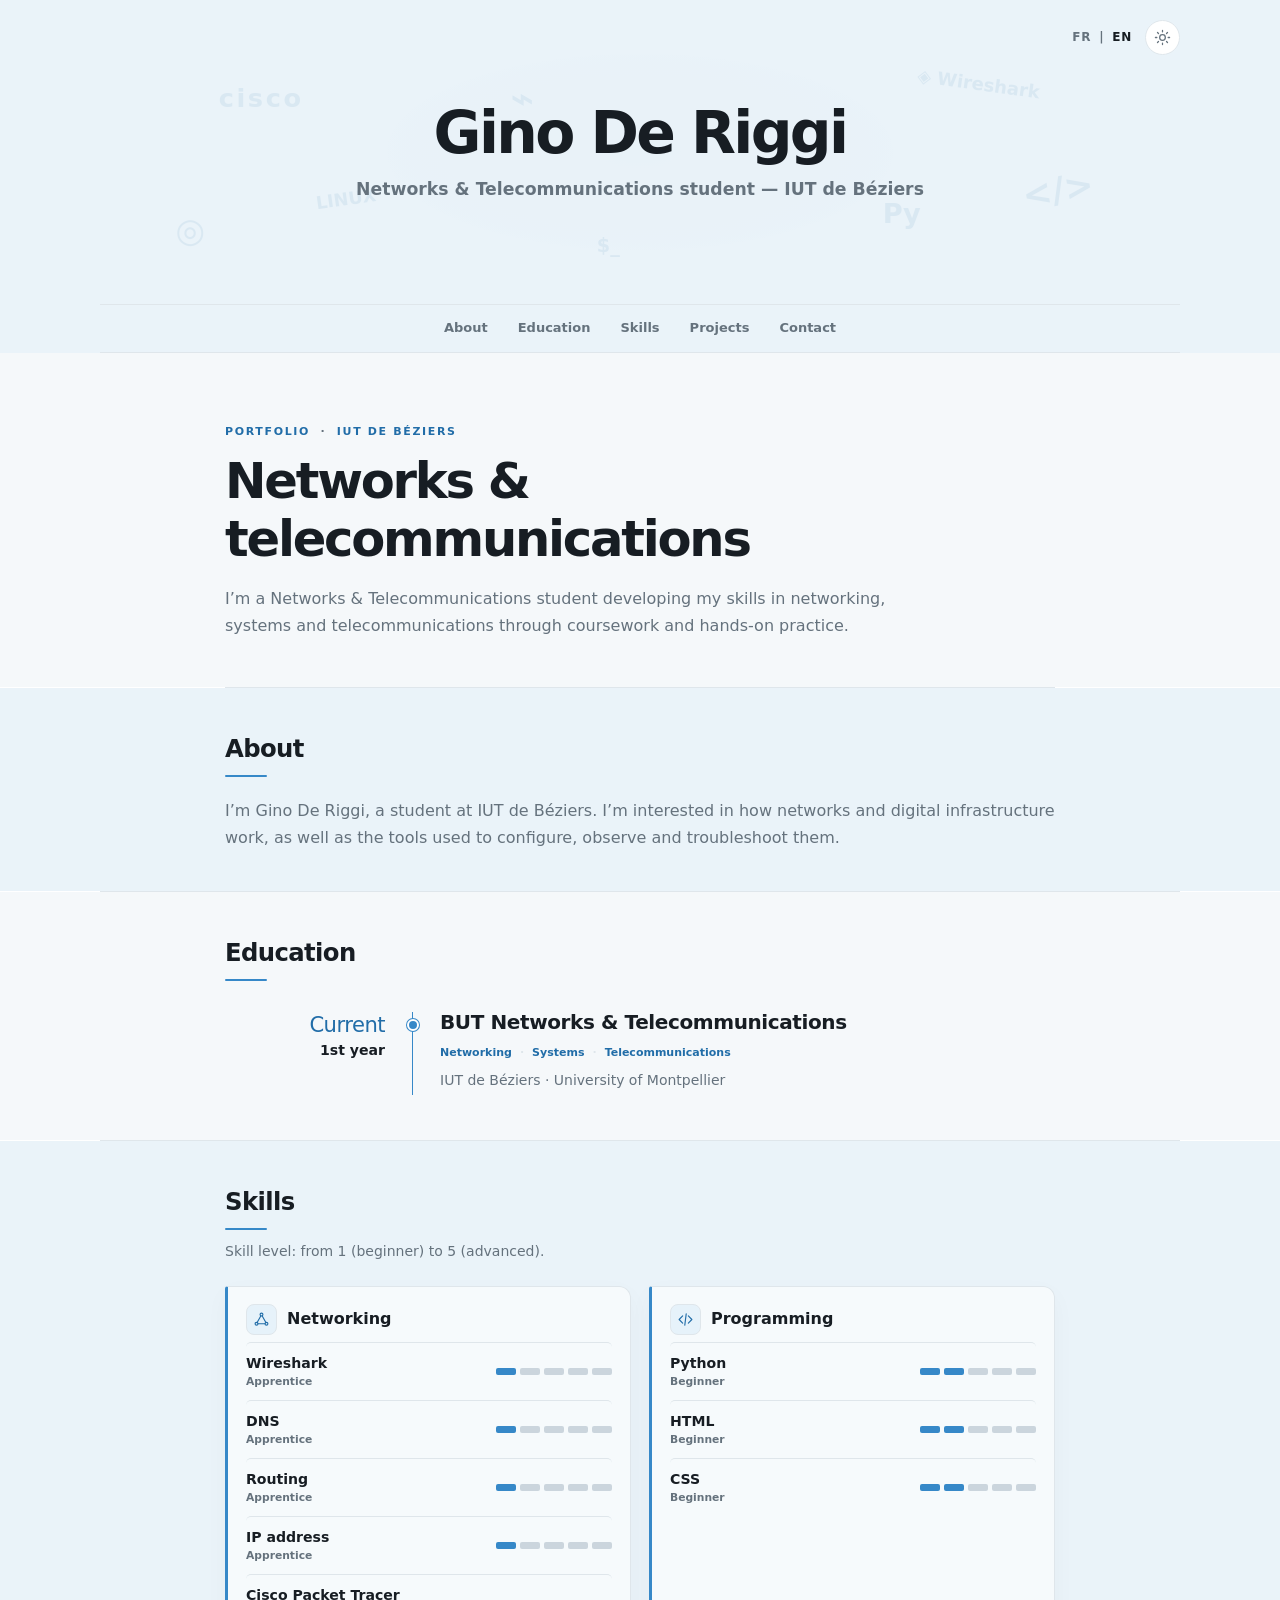
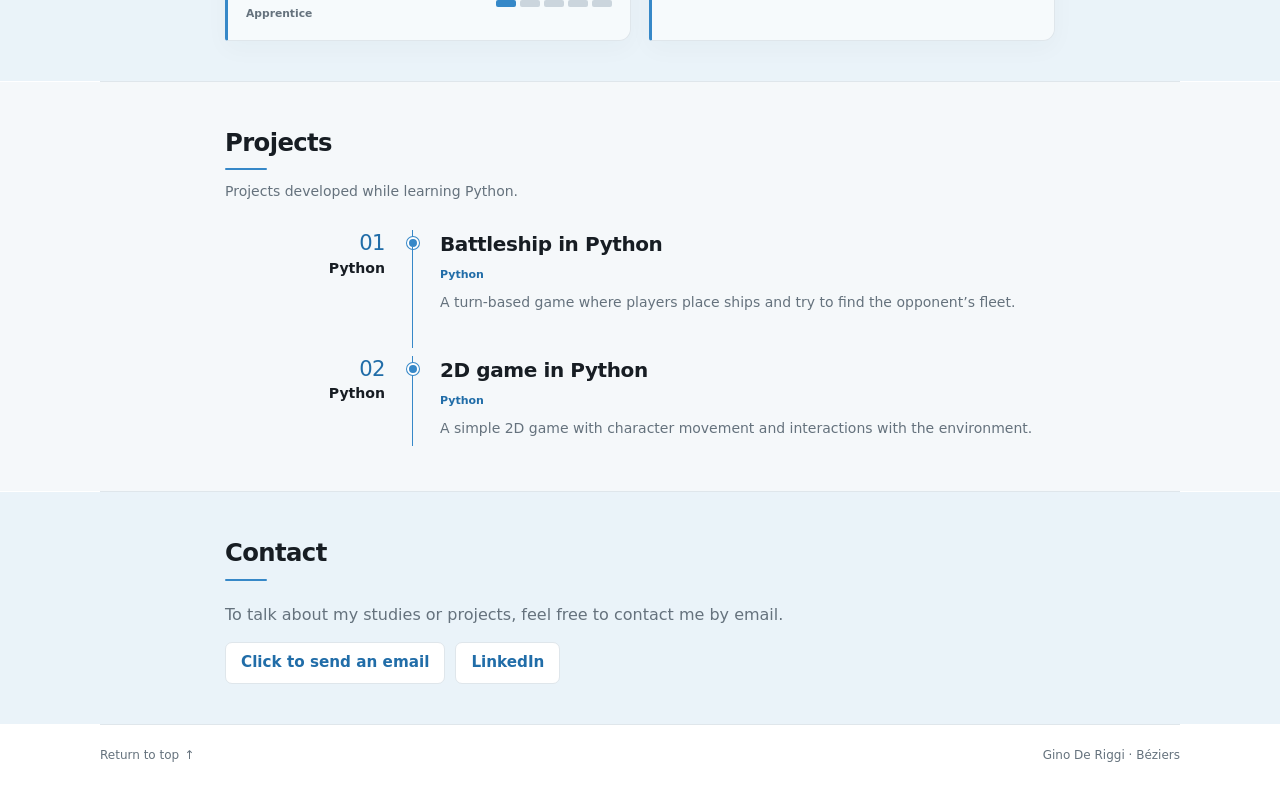
<file: en.html>
<!doctype html>
<html lang="en">
<head>
  <meta charset="utf-8">
  <script>
    try {
      const themeEnregistre = localStorage.getItem('portfolio-theme');
      const themeSysteme = 'light';
      document.documentElement.dataset.theme = themeEnregistre === 'dark' || themeEnregistre === 'light' ? themeEnregistre : themeSysteme;
    } catch (erreur) {
      document.documentElement.dataset.theme = 'light';
    }
  </script>
  <meta name="viewport" content="width=device-width, initial-scale=1">
  <meta name="description" content="Portfolio of Gino De Riggi, Networks & Telecommunications student at IUT de Béziers.">
  <meta name="theme-color" content="#ffffff">
  <title>Gino De Riggi — Portfolio</title>
    <link rel="stylesheet" href="./style.css">
</head>
<body>
  <header class="site-header" id="home">
    <div class="utility-bar">
      <nav class="language" aria-label="Language"><a href="index.html" lang="fr" hreflang="fr">FR</a><span aria-hidden="true">|</span><span aria-current="page">EN</span></nav>
      <button class="theme-toggle" type="button" aria-label="Switch to dark mode" aria-pressed="false" title="Toggle color theme"><svg class="theme-icon theme-icon-sun" width="24" height="24" viewBox="0 0 24 24" aria-hidden="true" focusable="false"><circle cx="12" cy="12" r="4"/><path d="M12 2v2m0 16v2M4.93 4.93l1.42 1.42m11.3 11.3 1.42 1.42M2 12h2m16 0h2M4.93 19.07l1.42-1.42m11.3-11.3 1.42-1.42"/></svg><svg class="theme-icon theme-icon-moon" width="24" height="24" viewBox="0 0 24 24" aria-hidden="true" focusable="false"><path d="M20.4 15.2A8.5 8.5 0 0 1 8.8 3.6 8.6 8.6 0 1 0 20.4 15.2Z"/></svg></button>
    </div>
    <div class="hero-head">
      <div class="tech-cloud" aria-hidden="true"><span class="tech tech-cisco">cisco</span><span class="tech tech-linux">LINUX</span><span class="tech tech-wireshark">◈ Wireshark</span><span class="tech tech-python">Py</span><span class="tech tech-html">&lt;/&gt;</span><span class="tech tech-wifi">⌁</span><span class="tech tech-terminal">$_</span><span class="tech tech-network">◎</span></div>
      <div class="entete"><p><strong class="prenom">Gino De Riggi</strong><br><span class="dessous">Networks &amp; Telecommunications student — IUT de Béziers</span></p></div>
    </div>
    <nav class="main-nav" aria-label="Main navigation">
      <a href="#about">About</a><a href="#education">Education</a><a href="#skills">Skills</a><a href="#projects">Projects</a><a href="#contact">Contact</a>
    </nav>
  </header>
  <main class="content">
    <section class="intro" aria-labelledby="intro-title">
      <p class="kicker">PORTFOLIO <span>·</span> IUT DE BÉZIERS</p>
      <h1 id="intro-title">Networks &amp; telecommunications</h1>
      <p>I’m a Networks &amp; Telecommunications student developing my skills in networking, systems and telecommunications through coursework and hands-on practice.</p>
    </section>
    <section class="section band-soft" id="about" aria-labelledby="about-title">
      <h2 id="about-title">About</h2>
      <p class="section-copy">I’m Gino De Riggi, a student at IUT de Béziers. I’m interested in how networks and digital infrastructure work, as well as the tools used to configure, observe and troubleshoot them.</p>
    </section>
    <section class="section band-strong" id="education" aria-labelledby="path-title">
      <h2 id="path-title">Education</h2>
      <ol class="timeline">
        <li class="date1"><div class="bloc-gauche"><span class="annee1">Current</span><span class="sous-titre-role">1st year</span></div><div class="timeline-rule" aria-hidden="true"></div><div class="bloc-droite"><h3>BUT Networks &amp; Telecommunications</h3><div class="badges"><span>Networking</span><span>Systems</span><span>Telecommunications</span></div><p class="description">IUT de Béziers · University of Montpellier</p></div></li>
      </ol>
    </section>
    <section class="section skills-section band-soft" id="skills" aria-labelledby="skills-title">
      <h2 id="skills-title">Skills</h2>
      <p class="section-lead">Skill level: from 1 (beginner) to 5 (advanced).</p>
      <div class="skill-groups">
        <section class="skill-group" aria-labelledby="network-skills-title">
          <h3 id="network-skills-title"><span class="skill-group-icon" aria-hidden="true"><svg width="24" height="24" viewBox="0 0 24 24" focusable="false"><circle cx="12" cy="5" r="2"/><circle cx="5" cy="18" r="2"/><circle cx="19" cy="18" r="2"/><path d="M11 7 6 16m7-9 5 9M7 18h10"/></svg></span>Networking</h3>
          <ul class="skill-grid">
            <li class="skill-card" tabindex="0"><div class="skill-copy"><span class="skill-name">Wireshark</span><span class="skill-level">Apprentice</span></div><span class="skill-rating" role="img" aria-label="Level 1 out of 5"><span class="skill-segment is-filled" aria-hidden="true"></span><span class="skill-segment" aria-hidden="true"></span><span class="skill-segment" aria-hidden="true"></span><span class="skill-segment" aria-hidden="true"></span><span class="skill-segment" aria-hidden="true"></span></span></li>
            <li class="skill-card" tabindex="0"><div class="skill-copy"><span class="skill-name">DNS</span><span class="skill-level">Apprentice</span></div><span class="skill-rating" role="img" aria-label="Level 1 out of 5"><span class="skill-segment is-filled" aria-hidden="true"></span><span class="skill-segment" aria-hidden="true"></span><span class="skill-segment" aria-hidden="true"></span><span class="skill-segment" aria-hidden="true"></span><span class="skill-segment" aria-hidden="true"></span></span></li>
            <li class="skill-card" tabindex="0"><div class="skill-copy"><span class="skill-name">Routing</span><span class="skill-level">Apprentice</span></div><span class="skill-rating" role="img" aria-label="Level 1 out of 5"><span class="skill-segment is-filled" aria-hidden="true"></span><span class="skill-segment" aria-hidden="true"></span><span class="skill-segment" aria-hidden="true"></span><span class="skill-segment" aria-hidden="true"></span><span class="skill-segment" aria-hidden="true"></span></span></li>
            <li class="skill-card" tabindex="0"><div class="skill-copy"><span class="skill-name">IP address</span><span class="skill-level">Apprentice</span></div><span class="skill-rating" role="img" aria-label="Level 1 out of 5"><span class="skill-segment is-filled" aria-hidden="true"></span><span class="skill-segment" aria-hidden="true"></span><span class="skill-segment" aria-hidden="true"></span><span class="skill-segment" aria-hidden="true"></span><span class="skill-segment" aria-hidden="true"></span></span></li>
            <li class="skill-card" tabindex="0"><div class="skill-copy"><span class="skill-name">Cisco Packet Tracer</span><span class="skill-level">Apprentice</span></div><span class="skill-rating" role="img" aria-label="Level 1 out of 5"><span class="skill-segment is-filled" aria-hidden="true"></span><span class="skill-segment" aria-hidden="true"></span><span class="skill-segment" aria-hidden="true"></span><span class="skill-segment" aria-hidden="true"></span><span class="skill-segment" aria-hidden="true"></span></span></li>
          </ul>
        </section>
        <section class="skill-group" aria-labelledby="programming-skills-title">
          <h3 id="programming-skills-title"><span class="skill-group-icon" aria-hidden="true"><svg width="24" height="24" viewBox="0 0 24 24" focusable="false"><path d="m8 7-5 5 5 5m8-10 5 5-5 5m-3-13-2 16"/></svg></span>Programming</h3>
          <ul class="skill-grid">
            <li class="skill-card" tabindex="0"><div class="skill-copy"><span class="skill-name">Python</span><span class="skill-level">Beginner</span></div><span class="skill-rating" role="img" aria-label="Level 2 out of 5"><span class="skill-segment is-filled" aria-hidden="true"></span><span class="skill-segment is-filled" aria-hidden="true"></span><span class="skill-segment" aria-hidden="true"></span><span class="skill-segment" aria-hidden="true"></span><span class="skill-segment" aria-hidden="true"></span></span></li>
            <li class="skill-card" tabindex="0"><div class="skill-copy"><span class="skill-name">HTML</span><span class="skill-level">Beginner</span></div><span class="skill-rating" role="img" aria-label="Level 2 out of 5"><span class="skill-segment is-filled" aria-hidden="true"></span><span class="skill-segment is-filled" aria-hidden="true"></span><span class="skill-segment" aria-hidden="true"></span><span class="skill-segment" aria-hidden="true"></span><span class="skill-segment" aria-hidden="true"></span></span></li>
            <li class="skill-card" tabindex="0"><div class="skill-copy"><span class="skill-name">CSS</span><span class="skill-level">Beginner</span></div><span class="skill-rating" role="img" aria-label="Level 2 out of 5"><span class="skill-segment is-filled" aria-hidden="true"></span><span class="skill-segment is-filled" aria-hidden="true"></span><span class="skill-segment" aria-hidden="true"></span><span class="skill-segment" aria-hidden="true"></span><span class="skill-segment" aria-hidden="true"></span></span></li>
          </ul>
        </section>
      </div>
    </section>
    <section class="section band-strong" id="projects" aria-labelledby="projects-title">
      <h2 id="projects-title">Projects</h2>
      <p class="section-lead">Projects developed while learning Python.</p>
      <ol class="timeline project-timeline">
        <li class="date1"><div class="bloc-gauche"><span class="annee1">01</span><span class="sous-titre-role">Python</span></div><div class="timeline-rule" aria-hidden="true"></div><article class="bloc-droite project"><h3>Battleship in Python</h3><div class="badges"><span>Python</span></div><p class="description">A turn-based game where players place ships and try to find the opponent’s fleet.</p></article></li>
        <li class="date1"><div class="bloc-gauche"><span class="annee1">02</span><span class="sous-titre-role">Python</span></div><div class="timeline-rule" aria-hidden="true"></div><article class="bloc-droite project"><h3>2D game in Python</h3><div class="badges"><span>Python</span></div><p class="description">A simple 2D game with character movement and interactions with the environment.</p></article></li>
      </ol>
    </section>
    <section class="section contact band-soft" id="contact" aria-labelledby="contact-title">
      <h2 id="contact-title">Contact</h2>
      <p>To talk about my studies or projects, feel free to contact me by email.</p>
      <div class="contact-links">
        <a class="email" href="mailto:gino.deriggi1@gmail.com">Click to send an email</a>
        <a class="linkedin-link" href="https://www.linkedin.com/in/VOTRE-PROFIL" target="_blank" rel="noopener noreferrer" aria-label="Visit Gino De Riggi’s LinkedIn profile">LinkedIn</a>
      </div>
    </section>
  </main>
  <footer class="site-footer"><a href="#home">Return to top <span class="top-arrow" aria-hidden="true">↑</span></a><span>Gino De Riggi · Béziers</span></footer>
  <script src="./script.js" defer></script>
</body>
</html>
</file>
<file: style.css>
/* Gino De Riggi — clean editorial portfolio with a quiet network-blue accent. */
:root {
  color-scheme: light;
  --page: #fff;
  --surface: #f5f8fa;
  --surface-alt: #eaf3f9;
  --ink: #171d23;
  --muted: #65727d;
  --line: #dfe6eb;
  --blue: #3688c8;
  --blue-deep: #216da8;
  --blue-pale: #e6f2fa;
  --skill-empty: #cbd5dd;
  --skill-panel: rgba(255,255,255,.58);
  --page-width: 1080px;
  --timeline-width: 830px;
}
:root[data-theme="dark"] {
  color-scheme: dark;
  --page: #121619;
  --surface: #1a2024;
  --surface-alt: #202b32;
  --ink: #eef2f4;
  --muted: #a5b0b8;
  --line: #303a40;
  --blue: #70b7ec;
  --blue-deep: #91ccf7;
  --blue-pale: #1e303c;
  --skill-empty: #485660;
  --skill-panel: rgba(255,255,255,.025);
}
* { box-sizing: border-box; }
html { min-height: 100%; scroll-padding-top: 24px; background: var(--page); }
body { min-height: 100vh; margin: 0; background: var(--page); color: var(--ink); font: 16px/1.7 system-ui, -apple-system, BlinkMacSystemFont, "Segoe UI", sans-serif; transition: background-color .3s ease, color .3s ease; }
a { color: var(--blue-deep); transition: color .2s ease; }
a:focus-visible, button:focus-visible { outline: 2px solid var(--blue); outline-offset: 4px; }
svg { display: block; width: 24px; height: 24px; max-width: 100%; }
.site-header { position: relative; padding: 0 28px; background: var(--surface-alt); color: var(--ink); transition: background-color .3s ease, color .3s ease; }
.hero-head, .intro, .section, .section h2, .section-copy, .section-lead, .contact > p, .prenom, .dessous, .kicker, .timeline-label, .project-label, .bloc-droite h3, .bloc-droite .description, .skill-group h3, .skill-name, .skill-level, .site-footer { transition: background-color .3s ease, color .3s ease, border-color .3s ease; }
.utility-bar { position: absolute; z-index: 3; top: 20px; right: max(28px, calc((100% - var(--page-width)) / 2)); display: flex; align-items: center; gap: 13px; }
.language { display: flex; align-items: center; gap: 8px; color: var(--muted); font-size: 12px; font-weight: 750; letter-spacing: .06em; }
.language a { color: var(--muted); text-decoration: none; transition: color .2s ease, transform .2s ease; }
.language a:hover { color: var(--blue-deep); transform: translateY(-1px); }
.language [aria-current="page"] { color: var(--ink); }
.theme-toggle { display: inline-grid; place-items: center; width: 35px; height: 35px; padding: 8px; border: 1px solid var(--line); border-radius: 50%; background: var(--page); color: var(--muted); cursor: pointer; transition: color .3s ease, background-color .3s ease, border-color .3s ease, box-shadow .2s ease, transform .2s ease; }
.theme-toggle:hover { color: var(--blue-deep); box-shadow: 0 3px 10px #18364d18; transform: translateY(-1px); }
.theme-toggle:active { transform: translateY(0) scale(.96); }
.theme-icon { width: 17px; height: 17px; fill: none; stroke: currentColor; stroke-width: 1.8; stroke-linecap: round; stroke-linejoin: round; }
.theme-icon-moon { display: none; }
:root[data-theme="dark"] .theme-icon-sun { display: none; }
:root[data-theme="dark"] .theme-icon-moon { display: block; }
.hero-head { position: relative; display: grid; min-height: 304px; place-items: center; isolation: isolate; overflow: hidden; }
.entete { position: relative; z-index: 1; width: 100%; text-align: center; }
.entete p { margin: 0; }
.prenom { color: var(--ink); font-size: clamp(2.6rem, 6vw, 3.65rem); line-height: 1.14; font-weight: 800; letter-spacing: -.045em; }
.dessous { display: inline-block; margin-top: 8px; color: var(--muted); font-size: clamp(.95rem, 2vw, 1.08rem); font-weight: 600; }
.tech-cloud { position: absolute; z-index: -1; inset: 14px max(0px, calc((100% - var(--page-width)) / 2)); overflow: hidden; color: var(--blue-deep); font-weight: 800; opacity: .08; }
.tech { position: absolute; display: block; user-select: none; }
.tech-cisco { top: 23%; left: 11%; font-size: 1.6rem; letter-spacing: .1em; }
.tech-linux { top: 62%; left: 20%; font-size: 1.1rem; transform: rotate(-8deg); }
.tech-wireshark { top: 20%; right: 13%; font-size: 1.12rem; transform: rotate(8deg); }
.tech-python { bottom: 19%; right: 24%; font-size: 1.7rem; }
.tech-html { top: 53%; right: 8%; font-size: 2.2rem; transform: rotate(-10deg); }
.tech-wifi { top: 18%; left: 38%; font-size: 2.5rem; }
.tech-terminal { bottom: 10%; left: 46%; font-size: 1.2rem; }
.tech-network { top: 68%; left: 7%; font-size: 2.1rem; }
.main-nav { display: flex; justify-content: center; flex-wrap: wrap; gap: 30px; max-width: var(--page-width); margin: 0 auto; border-top: 1px solid var(--line); border-bottom: 1px solid var(--line); transition: border-color .3s ease; }
.main-nav a { display: inline-block; padding: 12px 0 13px; color: var(--muted); font-size: 13px; font-weight: 700; text-decoration: none; transition: color .2s ease, transform .2s ease; }
.main-nav a:hover { color: var(--blue-deep); transform: translateY(-1px); }
.content { width: min(calc(100% - 52px), var(--page-width)); margin: 0 auto; }
.intro, .section { position: relative; isolation: isolate; }
.intro::before, .section::before { position: absolute; z-index: -1; top: 0; bottom: 0; left: 50%; width: 100vw; background: var(--surface); content: ""; transform: translateX(-50%); transition: background-color .3s ease; }
.section.band-soft::before { background: var(--surface-alt); }
.section.band-strong::before { background: var(--surface); }
.intro { max-width: var(--timeline-width); margin: 0 auto; padding: 70px 0 48px; border-bottom: 1px solid var(--line); }
.kicker, .timeline-label, .project-label { margin: 0 0 10px; color: var(--blue-deep); font-size: 11px; font-weight: 800; letter-spacing: .15em; text-transform: uppercase; }
.kicker span { padding: 0 5px; color: var(--muted); }
h1 { max-width: 720px; margin: 0; font-size: clamp(2rem, 4.2vw, 3.1rem); line-height: 1.18; font-weight: 800; letter-spacing: -.045em; }
.intro > p:last-child { max-width: 690px; margin: 16px 0 0; color: var(--muted); }
.section { padding: 45px 0 40px; border-bottom: 1px solid var(--line); }
.section h2 { width: min(100%, var(--timeline-width)); margin: 0 auto 20px; font-size: 1.52rem; line-height: 1.35; font-weight: 800; letter-spacing: -.025em; }
.section-copy, .section-lead, .contact > p:not(.note) { width: min(100%, var(--timeline-width)); margin: 0 auto; color: var(--muted); }
.section-lead { margin-top: -10px; margin-bottom: 15px; font-size: 14px; }
.timeline { width: min(100%, var(--timeline-width)); margin: 0 auto; padding: 3px 0 0; list-style: none; }
.timeline > li { position: relative; display: grid; grid-template-columns: 160px 1px minmax(0, 1fr); column-gap: 27px; padding: 8px 0 28px; }
.timeline > li:last-child { padding-bottom: 5px; }
.bloc-gauche { display: flex; flex-direction: column; align-items: flex-end; text-align: right; }
.annee1 { color: var(--blue-deep); font-size: 1.32rem; line-height: 1.25; font-weight: 400; letter-spacing: -.025em; }
.sous-titre-role { margin-top: 2px; color: var(--ink); font-size: .88rem; line-height: 1.35; font-weight: 800; }
.timeline-rule { position: relative; width: 1px; background: var(--blue); }
.timeline-rule::before { position: absolute; top: 7px; left: 50%; width: 8px; height: 8px; border: 2px solid var(--page); border-radius: 50%; background: var(--blue); content: ""; transform: translateX(-50%); box-shadow: 0 0 0 1px var(--blue); }
.timeline > li:not(:last-child) .timeline-rule::after { position: absolute; top: 17px; bottom: -28px; left: 0; border-left: 1px solid var(--blue); content: ""; }
.bloc-droite { min-width: 0; padding: 0 0 3px; }
.bloc-droite h3 { margin: -4px 0 6px; font-size: 1.25rem; line-height: 1.4; font-weight: 800; letter-spacing: -.02em; }
.bloc-droite .description { margin: 6px 0 0; color: var(--muted); font-size: 14px; line-height: 1.65; }
.badges { display: flex; flex-wrap: wrap; gap: 6px 8px; margin-top: 8px; }
.badges span { color: var(--blue-deep); font-size: 11px; line-height: 1.7; font-weight: 800; }
.badges span + span::before { content: "·"; margin-right: 8px; color: var(--line); }
.project { padding-bottom: 5px; }
.project .project-label { margin: -3px 0 4px; font-size: 10px; letter-spacing: .11em; }
.project h3 { margin-top: 0; }
.contact { border-bottom: 0; }
.contact-links { display: flex; flex-wrap: wrap; align-items: center; gap: 10px; width: min(100%, var(--timeline-width)); margin: 14px auto 0; }
.email, .linkedin-link { display: inline-flex; min-height: 42px; align-items: center; justify-content: center; padding: 8px 15px; border: 1px solid var(--line); border-radius: 7px; background: var(--page); color: var(--blue-deep); font-size: .95rem; font-weight: 800; line-height: 1.35; text-align: center; text-decoration: none; overflow-wrap: anywhere; transition: color .3s ease, background-color .3s ease, border-color .3s ease, box-shadow .2s ease, transform .2s ease; }
.email:hover, .linkedin-link:hover { border-color: var(--blue); background: var(--blue-pale); box-shadow: 0 4px 12px #18364d12; transform: translateY(-2px); }
.email:active, .linkedin-link:active { box-shadow: none; transform: translateY(0) scale(.98); }
.note { width: min(100%, var(--timeline-width)); margin: 4px auto 0; color: var(--muted); font-size: 12px; }
.site-footer { display: flex; justify-content: space-between; gap: 16px; width: min(calc(100% - 52px), var(--page-width)); margin: 0 auto; padding: 20px 0 27px; border-top: 1px solid var(--line); color: var(--muted); font-size: 12px; }
.site-footer a { color: var(--muted); text-decoration: none; transition: color .2s ease, transform .2s ease; }
.site-footer a:hover { color: var(--blue-deep); transform: translateY(-1px); }
.skill-groups { display: grid; grid-template-columns: repeat(2, minmax(0, 1fr)); gap: 18px; width: min(100%, var(--timeline-width)); margin: 22px auto 0; }
.skill-group { min-width: 0; padding: 17px 18px 8px; border: 1px solid var(--line); border-left: 3px solid var(--blue); border-radius: 3px 12px 12px 3px; background: var(--skill-panel); box-shadow: 0 8px 24px #18364d08; transition: background-color .3s ease, border-color .3s ease; }
.skill-group h3 { display: flex; align-items: center; gap: 10px; margin: 0 0 7px; color: var(--ink); font-size: 1rem; line-height: 1.35; font-weight: 800; }
.skill-group-icon { display: inline-grid; place-items: center; width: 31px; height: 31px; border: 1px solid var(--line); border-radius: 8px; background: var(--blue-pale); color: var(--blue-deep); }
.skill-group-icon svg { width: 17px; height: 17px; fill: none; stroke: currentColor; stroke-width: 1.6; stroke-linecap: round; stroke-linejoin: round; }
.skill-grid { margin: 0; padding: 0; list-style: none; }
.skill-card { display: grid; grid-template-columns: minmax(0, 1fr) auto; align-items: center; gap: 8px 12px; min-height: 58px; padding: 9px 0; border-top: 1px solid var(--line); }
.skill-copy { display: flex; min-width: 0; flex-direction: column; align-items: flex-start; gap: 1px; }
.skill-name { min-width: 0; color: var(--ink); font-size: .88rem; line-height: 1.35; font-weight: 800; }
.skill-level { color: var(--muted); font-size: .67rem; line-height: 1.4; font-weight: 700; }
.skill-rating { display: inline-flex; align-items: center; gap: 4px; flex: 0 0 auto; width: max-content; }
.skill-segment { display: block; width: 20px; height: 7px; border-radius: 2px; background: var(--skill-empty); }
.skill-segment.is-filled { background: var(--blue); }
@media (max-width: 760px) { .skill-groups { grid-template-columns: minmax(0, 1fr); gap: 13px; } }
@media (max-width: 700px) {
  .site-header { padding: 0 18px; }
  .utility-bar { top: 14px; right: 18px; }
  .hero-head { min-height: 255px; padding: 48px 14px 15px; }
  .prenom { font-size: clamp(2.45rem, 11vw, 3.25rem); }
  .dessous { max-width: 440px; font-size: .93rem; line-height: 1.5; }
  .tech-cloud { inset: 10px 0; }
  .tech-cisco { left: 4%; top: 17%; }
  .tech-linux { left: 8%; bottom: 15%; }
  .tech-wireshark { right: 3%; top: 17%; }
  .tech-html { right: 5%; top: 67%; }
  .main-nav { gap: 0 22px; }
  .main-nav a { padding: 10px 0; font-size: 12px; }
  .content { width: calc(100% - 38px); }
  .intro { padding: 48px 0 37px; }
  .section { padding: 35px 0 32px; }
  .section h2 { margin-bottom: 17px; }
  .timeline > li { grid-template-columns: 93px 1px minmax(0, 1fr); column-gap: 15px; padding-bottom: 24px; }
  .annee1 { font-size: 1.05rem; }
  .sous-titre-role { font-size: .78rem; }
  .bloc-droite h3 { font-size: 1.12rem; }
  .timeline > li:not(:last-child) .timeline-rule::after { bottom: -24px; }
  .site-footer { width: calc(100% - 38px); }
}
@media (max-width: 560px) {
  .skill-groups { margin-top: 17px; }
  .skill-group { padding: 14px 14px 7px; }
  .skill-card { min-height: 54px; gap: 8px; }
  .skill-segment { width: clamp(13px, 4.2vw, 20px); }
}
@media (max-width: 400px) {
  .timeline > li { grid-template-columns: 70px 1px minmax(0, 1fr); column-gap: 12px; }
  .annee1 { font-size: .95rem; }
  .sous-titre-role { font-size: .71rem; }
  .badges { gap: 3px 5px; }
  .badges span { font-size: 10px; }
}

/* Respect system accessibility preferences for the micro-interactions and theme fade. */
@media (prefers-reduced-motion: reduce) {
  *, *::before, *::after { scroll-behavior: auto !important; transition-duration: .01ms !important; transition-delay: 0ms !important; }
}

/* Motion: restrained editorial entrances and GPU-cheap micro-interactions. */
@keyframes rise-in {
  from { opacity: 0; transform: translate3d(0, 14px, 0); }
  to { opacity: 1; transform: translate3d(0, 0, 0); }
}
@keyframes drift-in {
  from { opacity: 0; transform: translate3d(0, 9px, 0); }
  to { opacity: 1; transform: translate3d(0, 0, 0); }
}
@keyframes accent-breathe {
  0%, 100% { opacity: .08; transform: scale(.96); }
  50% { opacity: .14; transform: scale(1.04); }
}
@keyframes shine-sweep {
  from { transform: translateX(-140%) skewX(-18deg); }
  to { transform: translateX(260%) skewX(-18deg); }
}
.js .utility-bar { animation: drift-in .55s cubic-bezier(.2,.7,.2,1) both; }
.js .prenom { animation: rise-in .7s cubic-bezier(.2,.7,.2,1) .08s both; }
.js .dessous { animation: rise-in .65s cubic-bezier(.2,.7,.2,1) .2s both; }
.js .tech-cloud::after {
  position: absolute; inset: 12% 25%; z-index: -1; border-radius: 50%;
  background: radial-gradient(ellipse, var(--blue) 0%, transparent 68%);
  opacity: .08; content: ""; pointer-events: none;
  animation: accent-breathe 7s ease-in-out infinite;
}
.js .main-nav a { position: relative; animation: drift-in .5s ease both; }
.js .main-nav a:nth-child(1) { animation-delay: .18s; }
.js .main-nav a:nth-child(2) { animation-delay: .24s; }
.js .main-nav a:nth-child(3) { animation-delay: .30s; }
.js .main-nav a:nth-child(4) { animation-delay: .36s; }
.js .main-nav a:nth-child(5) { animation-delay: .42s; }
.main-nav a::after {
  position: absolute; right: 0; bottom: 7px; left: 0; height: 1px;
  background: var(--blue); content: ""; transform: scaleX(0); transform-origin: left;
  transition: transform .24s ease;
}
.main-nav a:hover::after, .main-nav a:focus-visible::after { transform: scaleX(1); }
.js .reveal { opacity: 0; transform: translate3d(0, 15px, 0); transition: opacity .62s ease, transform .62s cubic-bezier(.2,.7,.2,1); }
.js .reveal.is-visible { opacity: 1; transform: translate3d(0, 0, 0); }
.js .reveal-stagger > .skill-group:nth-child(2) { transition-delay: .09s; }
.skill-group { transition: background-color .3s ease, border-color .3s ease, transform .24s ease, box-shadow .24s ease; }
.skill-group:hover { transform: translateY(-3px); box-shadow: 0 12px 28px #18364d12; }
.timeline > li { border-radius: 8px; transition: transform .24s ease; }
.timeline > li:hover { transform: translateX(3px); }
.email, .linkedin-link { position: relative; isolation: isolate; overflow: hidden; }
.email::after, .linkedin-link::after {
  position: absolute; z-index: -1; top: -25%; bottom: -25%; left: 0; width: 30%;
  background: linear-gradient(90deg, transparent, rgba(255,255,255,.52), transparent);
  content: ""; opacity: 0; transform: translateX(-140%) skewX(-18deg);
}
.email:hover::after, .linkedin-link:hover::after { opacity: 1; animation: shine-sweep .65s ease; }
.theme-icon { transition: transform .36s cubic-bezier(.2,.7,.2,1); }
.theme-toggle:hover .theme-icon { transform: rotate(18deg); }
.theme-toggle:active .theme-icon { transform: rotate(42deg) scale(.92); }
@media (prefers-reduced-motion: reduce) {
  .js .utility-bar, .js .prenom, .js .dessous, .js .main-nav a, .js .tech-cloud::after { animation: none !important; }
  .js .reveal { opacity: 1 !important; transform: none !important; transition: none !important; }
  .email:hover::after, .linkedin-link:hover::after { animation: none !important; }
  .main-nav a::after { transition: none !important; }
}


/* Editorial motion details: underline, list rhythm, skill-rating cascade, and tactile cards. */
.section h2 { position: relative; }
.section h2::after {
  display: block; width: 42px; height: 2px; margin-top: 9px; border-radius: 2px;
  background: var(--blue); content: ""; transform: scaleX(1); transform-origin: left;
}
.js .section h2::after { transform: scaleX(0); transition: transform .55s cubic-bezier(.2,.7,.2,1) .12s; }
.js .section.is-visible h2::after { transform: scaleX(1); }
.skill-card {
  border-radius: 5px; outline: none;
  transition: background-color .2s ease, transform .22s ease, box-shadow .22s ease;
}
.skill-card:hover, .skill-card:focus-visible {
  background: color-mix(in srgb, var(--blue-pale) 34%, transparent);
  box-shadow: 0 4px 14px #18364d0d; transform: translateX(3px);
}
.skill-card:focus-visible { outline: 2px solid var(--blue); outline-offset: 2px; }
.skill-segment { transform-origin: left center; }
.skill-card.is-rating-active .skill-segment.is-filled { animation: skill-fill 600ms cubic-bezier(.4,0,.2,1) both; }
.skill-card.is-rating-active .skill-segment.is-filled:nth-child(1) { animation-delay: 0ms; }
.skill-card.is-rating-active .skill-segment.is-filled:nth-child(2) { animation-delay: 400ms; }
.skill-card.is-rating-active .skill-segment.is-filled:nth-child(3) { animation-delay: 800ms; }
.skill-card.is-rating-active .skill-segment.is-filled:nth-child(4) { animation-delay: 1200ms; }
.skill-card.is-rating-active .skill-segment.is-filled:nth-child(5) { animation-delay: 1600ms; }
@keyframes skill-fill { from { opacity: .42; transform: scaleX(.35); } to { opacity: 1; transform: scaleX(1); } }
.js .section .timeline > li { opacity: 0; transform: translate3d(0, 7px, 0); transition: opacity .42s ease, transform .42s cubic-bezier(.2,.7,.2,1); }
.js .section.is-visible .timeline > li { opacity: 1; transform: translate3d(0, 0, 0); }
.js .section.is-visible .timeline > li:nth-child(2) { transition-delay: .07s; }
.js .section.is-visible .timeline > li:nth-child(3) { transition-delay: .14s; }
.site-footer a { display: inline-flex; align-items: center; gap: 5px; transition: color .2s ease, transform .2s ease; }
.site-footer a:hover { transform: translateY(-2px); }
.top-arrow { display: inline-block; transition: transform .2s ease; }
.site-footer a:hover .top-arrow { transform: translateY(-3px); }
@media (prefers-reduced-motion: reduce) {
  .js .section h2::after { transform: scaleX(1) !important; transition: none !important; }
  .skill-card, .skill-card:hover, .skill-card:focus-visible { transition: none !important; }
  .skill-card.is-rating-active .skill-segment.is-filled { animation: none !important; }
  .js .section .timeline > li { opacity: 1 !important; transform: none !important; transition: none !important; }
  .top-arrow { transition: none !important; }
}

/* Project cards use an independent translate property, so reveal transforms cannot mask hover. */
.project {
  position: relative;
  margin: -8px -11px -5px;
  padding: 7px 10px 10px;
  border: 1px solid transparent;
  border-radius: 9px;
  translate: 0 0;
  transition: translate .24s cubic-bezier(.2,.7,.2,1), background-color .24s ease,
    border-color .24s ease, box-shadow .24s ease;
}
.project:hover, .project:focus-within {
  translate: 0 -3px;
  border-color: color-mix(in srgb, var(--blue) 48%, var(--line));
  background: color-mix(in srgb, var(--blue-pale) 22%, transparent);
  box-shadow: 0 10px 26px #18364d14;
}
</file>
